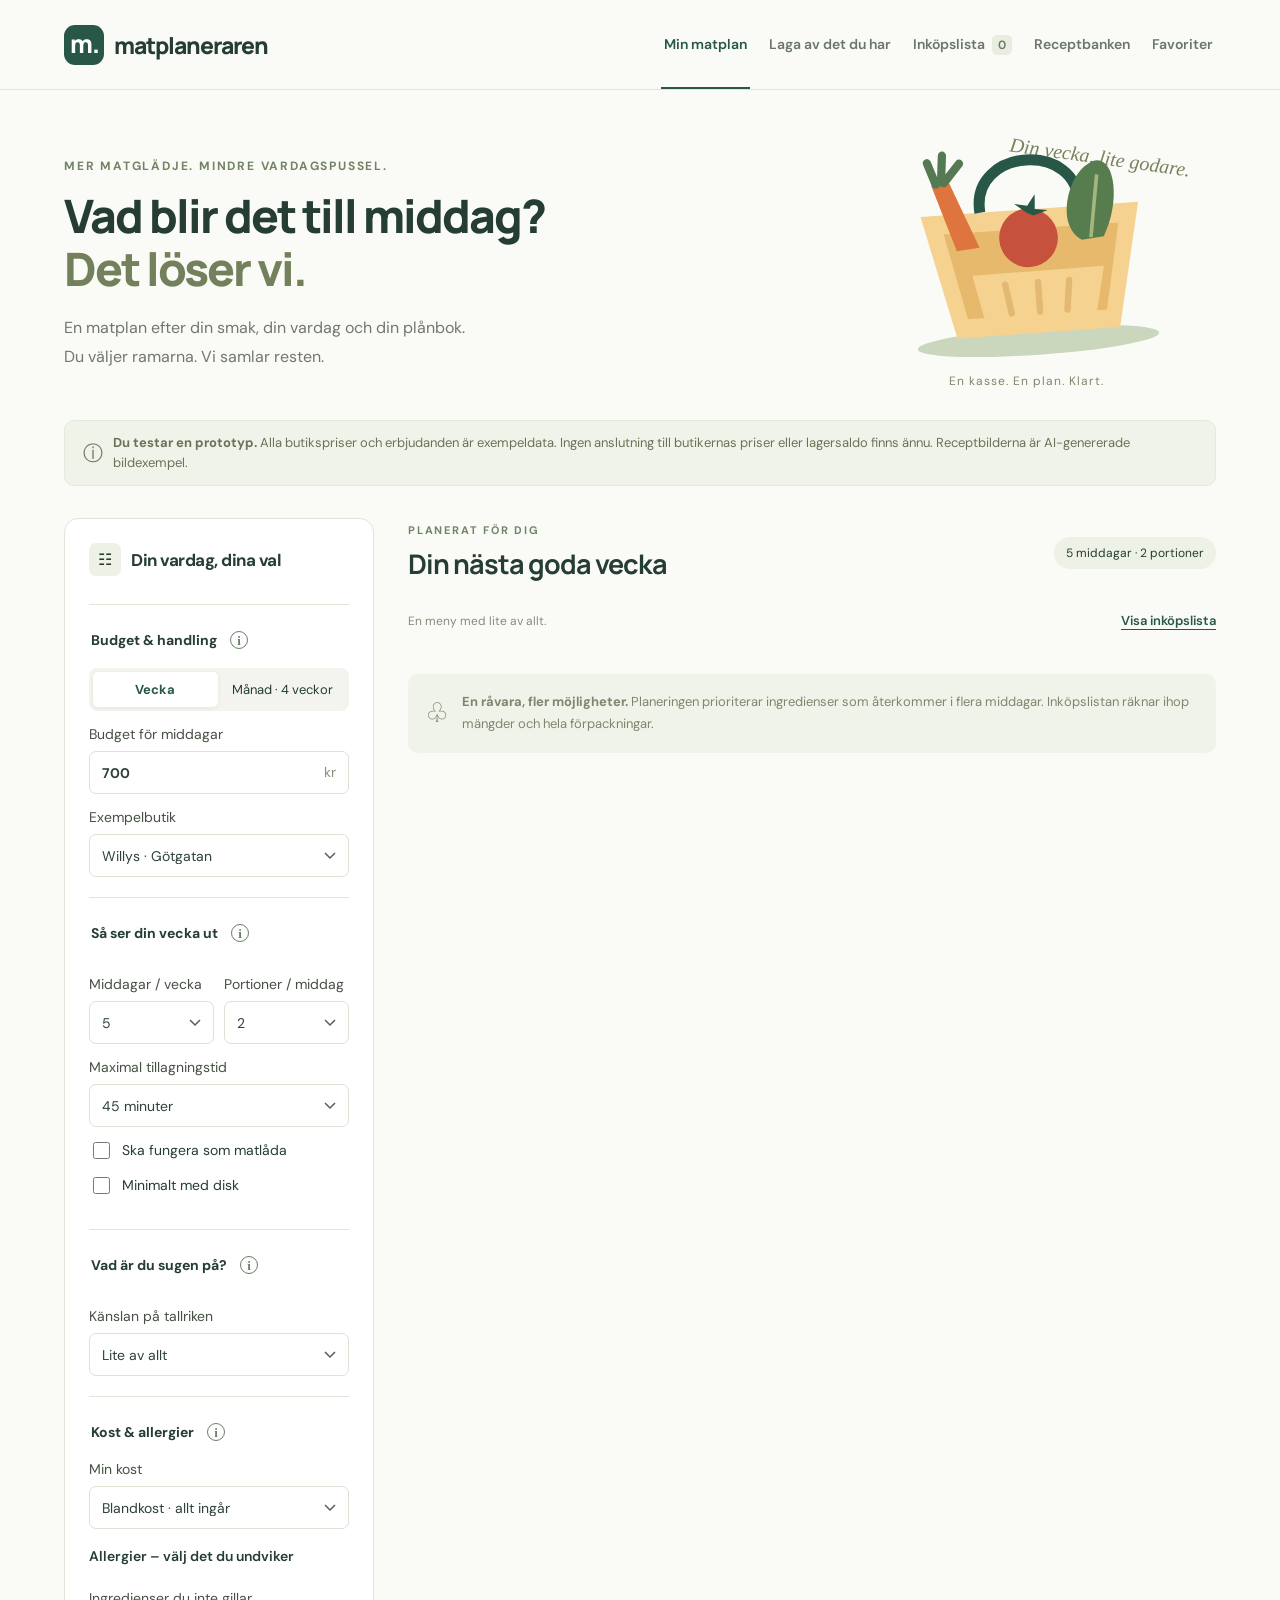
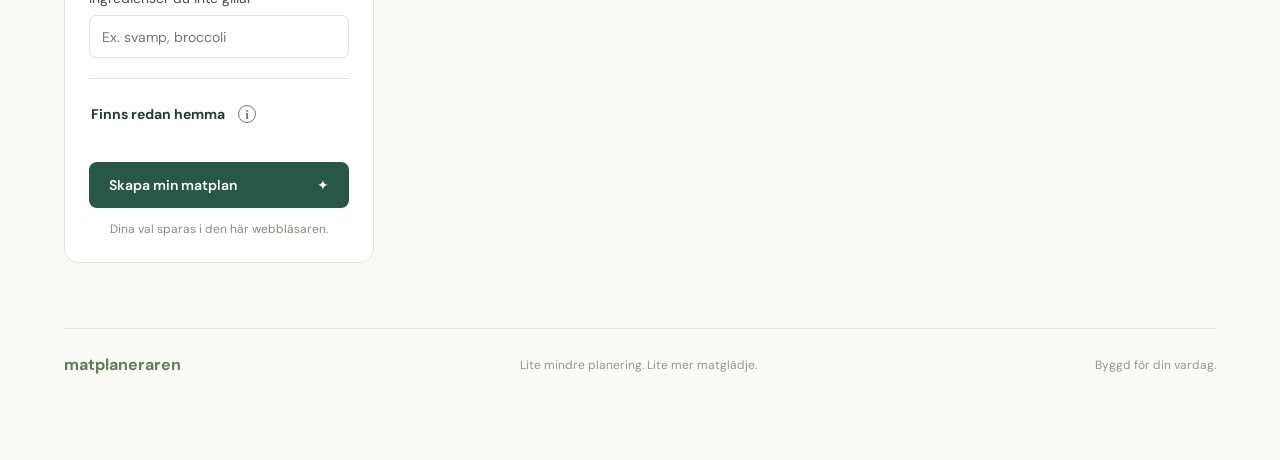
<file: index.html>
<!doctype html><html lang="sv"><head><meta charset="utf-8"><meta name="viewport" content="width=device-width, initial-scale=1"><meta http-equiv="refresh" content="0;url=./matplaneraren/"><title>Matplaneraren</title></head><body><a href="./matplaneraren/">Öppna Matplaneraren</a></body></html>
</file>
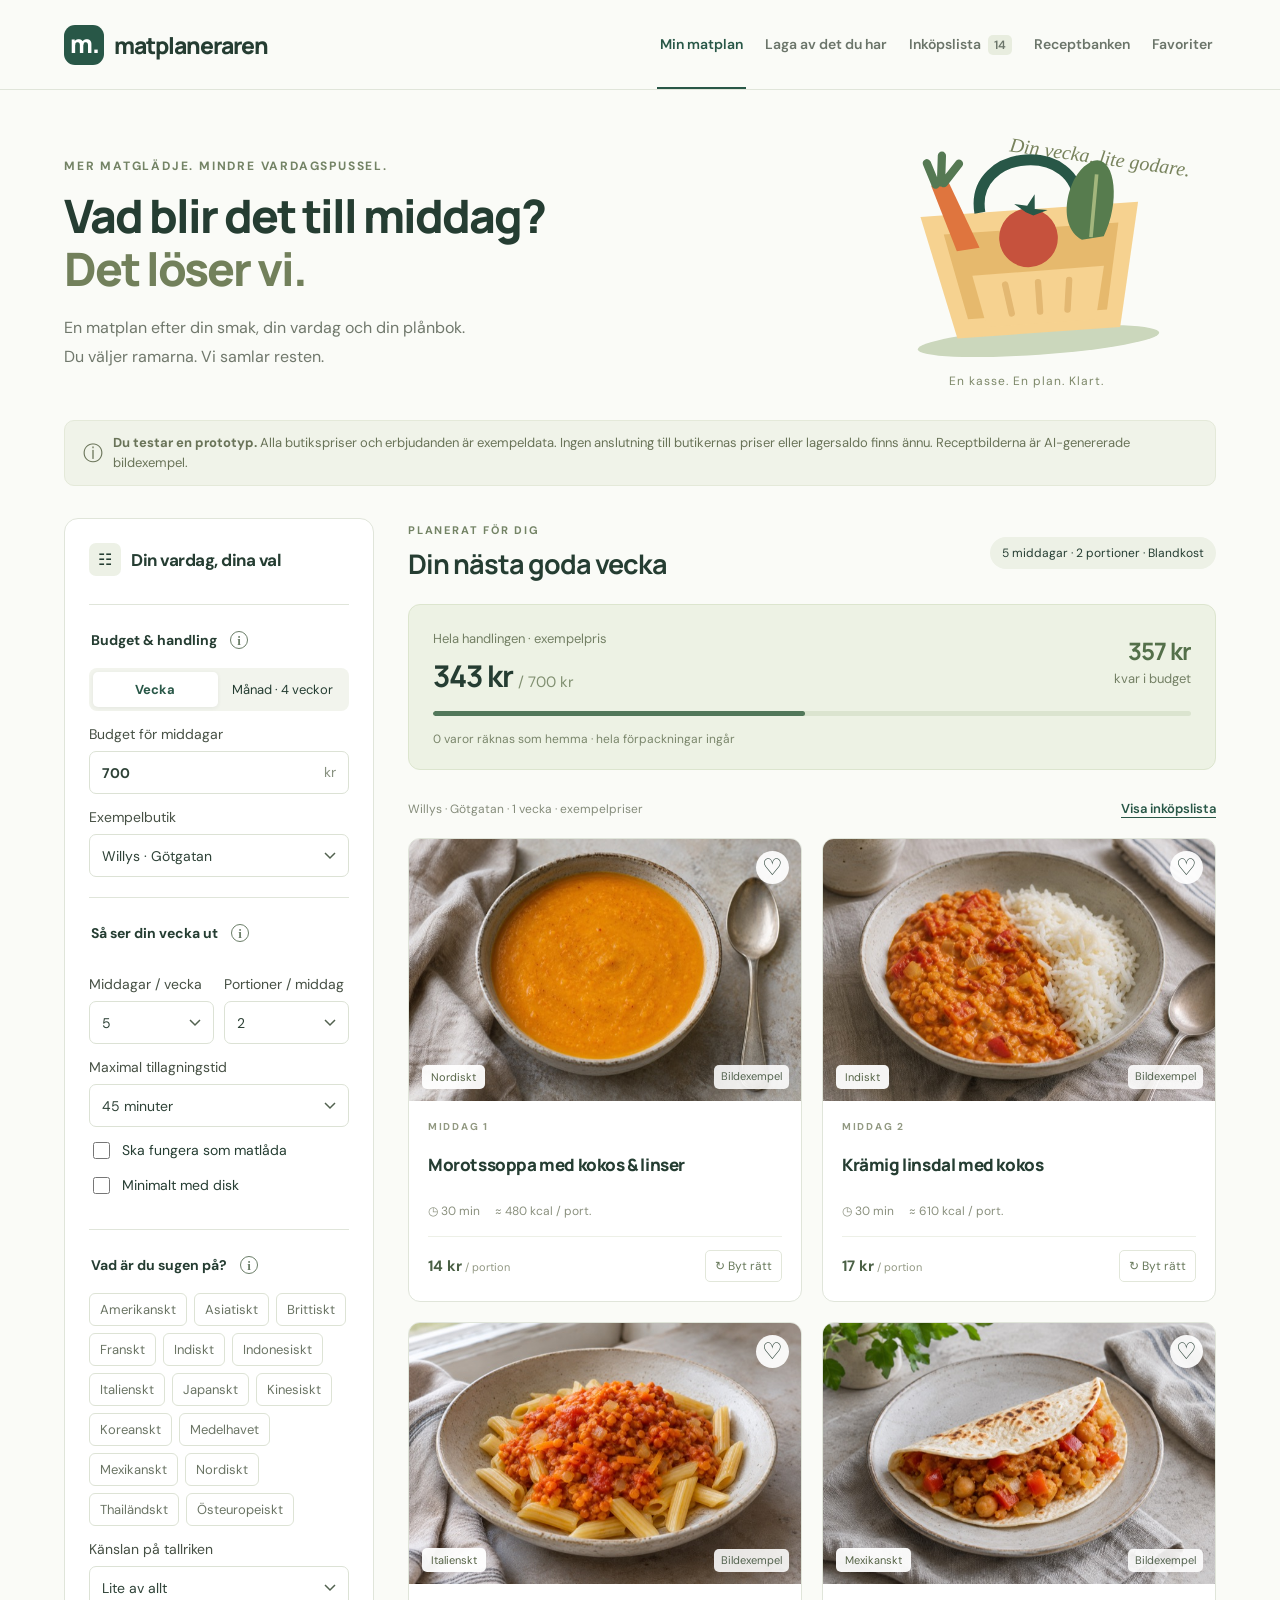
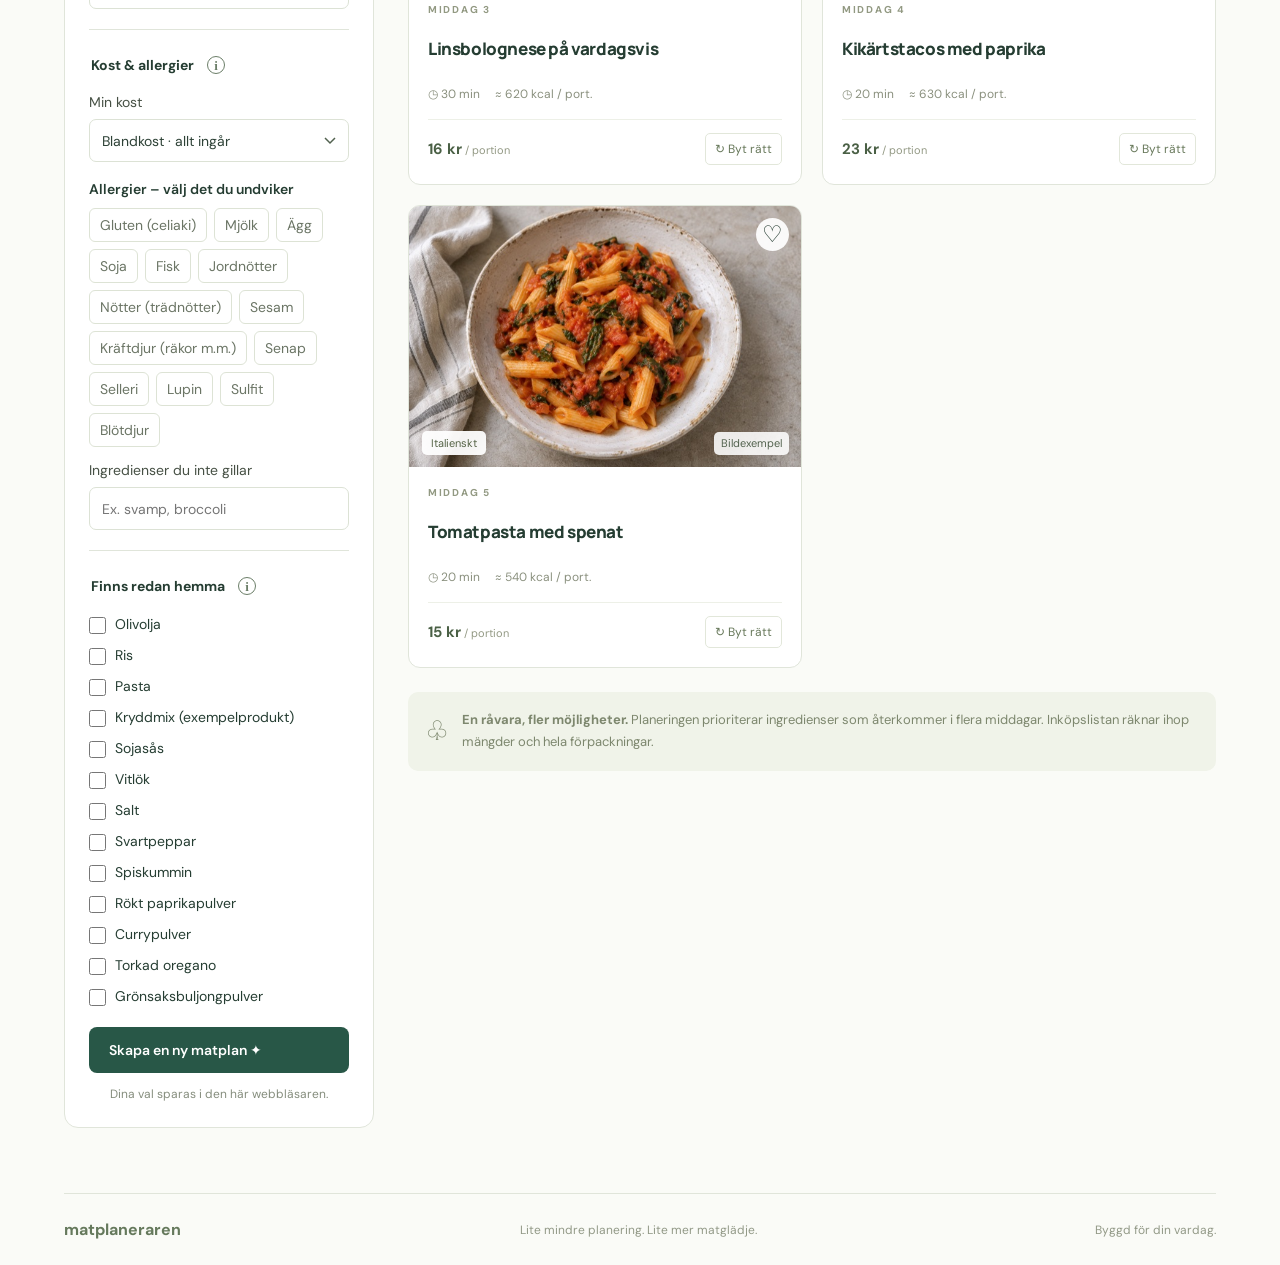
<file: matplaneraren/index.html>
<!doctype html>
<html lang="sv">
<head><meta charset="utf-8"><meta name="viewport" content="width=device-width,initial-scale=1"><meta name="theme-color" content="#285747"><title>Matplaneraren — lite mindre vardagspussel</title><link rel="stylesheet" href="./src/style.css"></head>
<body>
<header class="header"><a class="brand" href="./" aria-label="Matplaneraren startsida"><span class="brand-icon">m.</span> matplaneraren</a><nav aria-label="Huvudmeny"><button class="nav active" data-tab="plan">Min matplan</button><button class="nav" data-tab="fridge">Laga av det du har</button><button class="nav" data-tab="list">Inköpslista <span id="list-count">0</span></button><button class="nav" data-tab="library">Receptbanken</button><button class="nav" data-tab="favorites">Favoriter</button></nav><span class="prototype">Första smakprovet</span></header>
<main>
<section class="intro"><div><p class="eyebrow">MER MATGLÄDJE. MINDRE VARDAGSPUSSEL.</p><h1>Vad blir det till middag?<br><em>Det löser vi.</em></h1><p class="lead">En matplan efter din smak, din vardag och din plånbok.<br>Du väljer ramarna. Vi samlar resten.</p></div><div class="hero-art" aria-hidden="true"><div class="art-label">Din vecka, lite godare.</div><svg viewBox="0 0 360 250"><ellipse cx="187" cy="220" rx="132" ry="15" fill="#cbd7bc"/><path d="M68 76h238l-29 135H99Z" fill="#f6d290"/><path d="M92 97h191l-19 94H112Z" fill="#e6b96d"/><path d="M133 76c-7-72 115-72 108 0" fill="none" stroke="#285747" stroke-width="12"/><path d="M105 116 82 43l18-6 30 77" fill="#df753e"/><path d="m87 42-8-24m14 22 3-29m0 30 18-20" stroke="#557953" stroke-width="9" stroke-linecap="round"/><path d="M242 113c-28-18-10-71 12-82 29-17 36 39 12 80" fill="#577c4e"/><path d="m252 111 11-68" stroke="#a3b67d" stroke-width="4"/><circle cx="184" cy="107" r="32" fill="#c6523d"/><path d="m183 79-12-10 14 3 9-12-1 16 14 2-16 5" fill="#285747"/><path d="m120 144 144-1-13 58H132Z" fill="#f6d290"/><path d="m155 156 5 32m31-32v32m34-32-4 32" stroke="#e3b872" stroke-width="7" stroke-linecap="round"/></svg><span class="art-note">En kasse. En plan. Klart.</span></div></section>
<div class="demo-note"><span aria-hidden="true">ⓘ</span><p><strong>Du testar en prototyp.</strong> Alla butikspriser och erbjudanden är exempeldata. Ingen anslutning till butikernas priser eller lagersaldo finns ännu. Receptbilderna är AI-genererade bildexempel.</p></div>
<section id="plan-view">
<div class="workspace"><aside class="settings"><div class="section-title"><span class="small-icon">☷</span><h2>Din vardag, dina val</h2></div><form id="settings-form">
<fieldset><legend><span>Budget & handling</span><button type="button" class="info-button" popovertarget="settings-info-1" aria-label="Information om Budget & handling" aria-expanded="false"><span aria-hidden="true">i</span></button></legend><div class="segmented"><label><input type="radio" name="period" value="week" checked><span>Vecka</span></label><label><input type="radio" name="period" value="month"><span>Månad · 4 veckor</span></label></div><label class="field">Budget för middagar <span class="input-suffix"><input name="budget" type="number" min="1" max="100000" step="1" value="700" required><span>kr</span></span></label><label class="field">Exempelbutik<select name="store"><option value="willys">Willys · Götgatan</option><option value="ica">ICA · Ringen</option><option value="coop">Coop · Östgötagatan</option><option value="hemkop">Hemköp · Skanstull</option></select></label></fieldset>
<fieldset><legend><span>Så ser din vecka ut</span><button type="button" class="info-button" popovertarget="settings-info-2" aria-label="Information om Så ser din vecka ut" aria-expanded="false"><span aria-hidden="true">i</span></button></legend><div class="two-fields"><label class="field">Middagar / vecka<select name="dinners"><option>3</option><option>4</option><option selected>5</option><option>6</option><option>7</option></select></label><label class="field">Portioner / middag<select name="portions"><option>1</option><option selected>2</option><option>3</option><option>4</option><option>5</option><option>6</option><option>8</option></select></label></div><label class="field">Maximal tillagningstid<select name="time"><option value="20">20 minuter</option><option value="30">30 minuter</option><option value="45" selected>45 minuter</option><option value="60">60 minuter</option><option value="120">Upp till 2 timmar</option><option value="240">Långkok · upp till 4 timmar</option></select></label><label class="check"><input type="checkbox" name="lunchbox"> Ska fungera som matlåda</label><label class="check"><input type="checkbox" name="easy"> Minimalt med disk</label></fieldset>
<fieldset><legend><span>Vad är du sugen på?</span><button type="button" class="info-button" popovertarget="settings-info-3" aria-label="Information om Vad är du sugen på?" aria-expanded="false"><span aria-hidden="true">i</span></button></legend><div class="chips" id="cuisine-options"></div><label class="field">Känslan på tallriken<select name="mood"><option value="all">Lite av allt</option><option value="healthy">Grönt & balanserat</option><option value="comfort">Comfort food</option><option value="spicy">Starkt & smakrikt</option></select></label></fieldset>
<fieldset class="diet-settings"><legend><span>Kost & allergier</span><button type="button" class="info-button" popovertarget="settings-info-4" aria-label="Information om Kost & allergier" aria-expanded="false"><span aria-hidden="true">i</span></button></legend><label class="field">Min kost<select name="diet" id="diet" aria-describedby="diet-description"><option value="all">Blandkost · allt ingår</option><option value="vegetarian">Vegetariskt · ägg & mejeri går bra</option><option value="pescetarian">Pescetariskt · fisk, ägg & mejeri går bra</option><option value="vegan">Veganskt · bara växtbaserat</option></select></label><p class="allergy-label" id="allergy-label">Allergier – välj det du undviker</p><div class="chips" id="allergy-options" role="group" aria-labelledby="allergy-label"></div><label class="field">Ingredienser du inte gillar<input name="dislikes" placeholder="Ex. svamp, broccoli" maxlength="300"></label></fieldset>
<fieldset><legend><span>Finns redan hemma</span><button type="button" class="info-button" popovertarget="settings-info-5" aria-label="Information om Finns redan hemma" aria-expanded="false"><span aria-hidden="true">i</span></button></legend><div class="pantry" id="pantry-options"></div></fieldset>
<button class="primary generate" type="submit">Skapa min matplan <span aria-hidden="true">✦</span></button><p class="save-note">Dina val sparas i den här webbläsaren.</p>
</form></aside><section class="results" aria-labelledby="menu-heading"><div class="menu-top"><div><p class="eyebrow">PLANERAT FÖR DIG</p><h2 id="menu-heading">Din nästa goda vecka</h2></div><span class="pill" id="plan-summary">5 middagar · 2 portioner</span></div><div id="plan-message" role="status" aria-live="polite"></div><div id="budget-summary"></div><div class="menu-caption"><span id="menu-caption">En meny med lite av allt.</span><button class="text-button" id="show-list">Visa inköpslista</button></div><div id="recipe-grid" class="recipe-grid"></div><div class="bottom-note"><span aria-hidden="true">♧</span><p><strong>En råvara, fler möjligheter.</strong> Planeringen prioriterar ingredienser som återkommer i flera middagar. Inköpslistan räknar ihop mängder och hela förpackningar.</p></div></section></div>
</section>
<section id="list-view" hidden><div class="page-heading"><div><p class="eyebrow">ALLT PÅ ETT STÄLLE</p><h2>Din inköpslista</h2><p id="shopping-description"></p></div><button class="primary" id="copy-list">Kopiera lista</button></div><p class="help">Bocka av när du handlar. Avbockningar sparas lokalt; delning i realtid kommer senare.</p><div id="shopping-list"></div></section>
<section id="favorites-view" hidden><div class="page-heading"><div><p class="eyebrow">GOTT NOG ATT GÖRA IGEN</p><h2>Dina favoriter</h2><p>Tryck på hjärtat på ett recept för att spara det här.</p></div></div><div id="favorites-grid" class="recipe-grid"></div></section>
<section id="library-view" hidden aria-labelledby="library-heading">
<div class="page-heading"><div><p class="eyebrow">NYA SMAKER TILL VARDAGEN</p><h2 id="library-heading">Receptbanken</h2><p id="library-intro"></p></div></div>
<div class="library-filters"><label class="field library-search">Sök maträtt eller råvara<input id="library-search" type="search" placeholder="Ex. lax, lasagne eller blomkål" maxlength="120"></label><label class="field">Kök<select id="library-cuisine"><option value="all">Alla kök</option></select></label><label class="field">Typ av rätt<select id="library-type"><option value="all">Alla rätter</option></select></label><label class="field">Tillagningstid<select id="library-time"><option value="1440">Alla tider</option><option value="30">Högst 30 min</option><option value="45">Högst 45 min</option><option value="60">Högst 60 min</option></select></label></div>
<p class="help">Dina aktuella allergier och ingredienser du ogillar i Min matplan följer med hit. Recepten är egna förslag som ännu inte är provlagade. Energi och tider är uppskattade. Butikspriserna är exempelpriser.</p>
<p id="library-status" class="fridge-status" role="status" aria-live="polite"></p><div id="library-grid" class="recipe-grid library-grid"></div><button class="primary load-more" id="library-more" type="button" hidden>Visa fler recept</button>
</section>
<section id="fridge-view" hidden aria-labelledby="fridge-heading">
<div class="page-heading"><div><p class="eyebrow">BÖRJA MED DET SOM FINNS</p><h2 id="fridge-heading">Laga av det du har</h2><p>Lite i kylen kan bli något riktigt gott. Lägg till råvaror från kyl, frys och skafferi.</p></div></div>
<div class="fridge-layout"><aside class="settings fridge-settings"><h3>Vad finns hemma?</h3><p class="help">Ange ungefärliga mängder. Vi räknar på vad som räcker till dina portioner.</p>
<form id="fridge-form"><label class="field">Välj råvara<select id="fridge-product" name="product"></select></label><div class="fridge-amount-heading"><span>Mängd hemma</span><button class="info-button" type="button" popovertarget="quantity-info" aria-label="Information om köksmått" aria-expanded="false"><span aria-hidden="true">i</span></button></div><div class="two-fields fridge-amount-fields"><label class="field">Antal<input id="fridge-quantity" name="quantity" type="number" min="0.01" max="100000" step="any" required value="1"></label><label class="field">Mått<select id="fridge-unit" name="unit"><option value="g">g</option></select></label></div><button class="primary add-ingredient" type="submit">Lägg till</button></form>
<div id="fridge-inventory"></div><p class="help">Listan sparas i den här webbläsaren. Ändra mängden genom att lägga till mer, eller ta bort varan och ange en ny mängd.</p>
</aside><div class="fridge-results"><div class="fridge-controls"><label class="field">Portioner att laga<select id="fridge-portions"><option>1</option><option selected>2</option><option>3</option><option>4</option><option>5</option><option>6</option><option>8</option></select></label><label class="check"><input id="fridge-complete" type="checkbox"> Bara recept där allt räcker</label></div><p class="help">Allergier, ingredienser du ogillar och tidsgräns hämtas från dina aktuella val i Min matplan. Recepten använder bara mängderna i listan här. Varje förslag räknas separat; råvaror dras inte av när du öppnar ett recept.</p><p id="fridge-status" class="fridge-status" role="status" aria-live="polite"></p><div id="fridge-recipes" class="recipe-grid"></div><button class="primary load-more" id="fridge-more" type="button" hidden>Visa fler förslag</button></div></div>
</section>
<footer><span>matplaneraren</span><p>Lite mindre planering. Lite mer matglädje.</p><span>Byggd för din vardag.</span></footer>
</main><dialog id="recipe-dialog"><button class="close" aria-label="Stäng recept">×</button><div id="recipe-detail"></div></dialog><div id="toast" role="status"></div><script type="module" src="./src/app.js"></script>

<div class="info-popover" id="settings-info-1" popover role="dialog" aria-labelledby="settings-info-1-title"><div class="info-popover-heading"><h3 id="settings-info-1-title">Budget & handling</h3><button type="button" class="info-close" popovertarget="settings-info-1" popovertargetaction="hide" aria-label="Stäng information om Budget & handling">×</button></div><p class="help">Butiksvalet använder simulerade prisskillnader.</p></div>
<div class="info-popover" id="settings-info-2" popover role="dialog" aria-labelledby="settings-info-2-title"><div class="info-popover-heading"><h3 id="settings-info-2-title">Så ser din vecka ut</h3><button type="button" class="info-close" popovertarget="settings-info-2" popovertargetaction="hide" aria-label="Stäng information om Så ser din vecka ut">×</button></div><p class="help">Räkna med eventuella matlådor i antalet portioner.</p></div>
<div class="info-popover" id="settings-info-3" popover role="dialog" aria-labelledby="settings-info-3-title"><div class="info-popover-heading"><h3 id="settings-info-3-title">Vad är du sugen på?</h3><button type="button" class="info-close" popovertarget="settings-info-3" popovertargetaction="hide" aria-label="Stäng information om Vad är du sugen på?">×</button></div><p class="help">Välj gärna flera. Dina favoriter prioriteras.</p></div>
<div class="info-popover" id="settings-info-4" popover role="dialog" aria-labelledby="settings-info-4-title"><div class="info-popover-heading"><h3 id="settings-info-4-title">Kost & allergier</h3><button type="button" class="info-close" popovertarget="settings-info-4" popovertargetaction="hide" aria-label="Stäng information om Kost & allergier">×</button></div><p class="help" id="diet-description"></p><p class="help">Kost och allergier kan kombineras och gäller även receptbanken, favoriter och kylrecepten. Recepten filtreras direkt när du ändrar ett val. Kontrollera alltid produktens innehåll och spår av allergener; varumärken är inte verifierade. Mjölkallergi och laktosintolerans är olika saker.</p><p class="help">Separera med komma. Filtrerar ingrediensernas namn i våra exempelrecept.</p></div>
<div class="info-popover" id="settings-info-5" popover role="dialog" aria-labelledby="settings-info-5-title"><div class="info-popover-heading"><h3 id="settings-info-5-title">Finns redan hemma</h3><button type="button" class="info-close" popovertarget="settings-info-5" popovertargetaction="hide" aria-label="Stäng information om Finns redan hemma">×</button></div><p class="help">Bocka i om du har tillräckligt för hela planen.</p></div>
<div id="quantity-info" class="info-popover" popover role="dialog" aria-labelledby="quantity-info-title"><div class="info-popover-heading"><h3 id="quantity-info-title">Köksmått</h3><button type="button" class="info-close" popovertarget="quantity-info" popovertargetaction="hide" aria-label="Stäng information om köksmått">×</button></div><p class="help">Skriv till exempel 0,5 för en halv lök eller 2 för två klyftor vitlök. Du kan välja gram eller milliliter om du väger eller mäter exakt.</p><p class="help">≈ betyder ungefärligt: lökstorlek, klyftor och vikt per dl varierar. Vi räknar med liten lök 75 g, medelstor 100 g, stor 150 g och en vitlöksklyfta 3 g. Det är uppskattningar av ätlig mängd.</p><p class="help">1 dl = 100 ml, 1 msk = 15 ml, 1 tsk = 5 ml och 1 krm = 1 ml. Vikten per dl beror på råvaran. Förpackningar och priser räknas fortfarande i butikens g, ml eller stycken.</p></div></body></html>
</file>
<file: matplaneraren/src/style.css>
@import url('https://fonts.googleapis.com/css2?family=DM+Sans:wght@400;500;600;700&family=Manrope:wght@400;500;600;700;800&display=swap');
:root{font-family:'DM Sans',sans-serif;color:#253d32;background:#fafbf7;font-size:16px;font-synthesis:none;--green:#285747;--muted:#6b756a;--line:#e0e5da}*{box-sizing:border-box}body{margin:0}button,input,select{font:inherit}button,a,input,select{-webkit-tap-highlight-color:transparent}button{cursor:pointer}button:focus-visible,a:focus-visible,input:focus-visible,select:focus-visible{outline:3px solid #d59141;outline-offset:4px}button{color:inherit}button:disabled{cursor:default}a{color:inherit;text-decoration:none}[hidden]{display:none!important}.header{height:90px;border-bottom:1px solid var(--line);display:flex;align-items:center;justify-content:space-between;padding:0 5vw;background:#fafbf7}.brand{font-family:Manrope,sans-serif;font-size:23px;font-weight:800;letter-spacing:-1px;display:flex;gap:10px;align-items:center}.brand-icon{background:var(--green);color:#fff;font-size:25px;border-radius:11px;width:40px;height:40px;text-align:center;padding-top:1px}.header nav{display:flex;gap:28px;height:100%;align-items:center}.nav{border:0;background:transparent;color:var(--muted);height:100%;padding:0 3px;border-bottom:2px solid transparent;font-size:14px;font-weight:600}.nav.active{color:var(--green);border-color:var(--green)}#list-count{padding:2px 6px;background:#e8eddf;border-radius:5px;margin-left:4px;font-size:12px}.prototype{border:1px solid #d8e1cf;border-radius:50px;font-size:13px;padding:8px 14px;color:#61714f}main{max-width:1370px;margin:auto;padding:0 5vw}.intro{display:flex;justify-content:space-between;align-items:center;padding:50px 0 30px}.eyebrow{font-size:12px;font-weight:700;letter-spacing:1.8px;color:#738365;margin:0 0 15px}h1{font-family:Manrope,sans-serif;font-size:clamp(34px,3.6vw,53px);line-height:1.15;letter-spacing:-2px;font-weight:800;margin:0 0 19px}h1 em{font-style:normal;color:#72805b}.lead{color:#70786c;font-size:16px;line-height:1.8;margin:0}.hero-art{position:relative;width:330px;margin-right:25px;text-align:center}.hero-art svg{width:100%;display:block;transform:rotate(-4deg)}.art-label{font-family:Georgia,serif;font-style:italic;color:#78835d;font-size:20px;position:absolute;top:6px;right:0;transform:rotate(8deg)}.art-note{font-size:12px;letter-spacing:1px;color:#7d8869}.demo-note{display:flex;align-items:center;gap:10px;background:#f0f3e9;color:#697358;padding:12px 18px;border:1px solid #e4e9d9;border-radius:10px;font-size:13px;line-height:1.55;margin:0 0 32px}.demo-note p{margin:0}.demo-note>span{font-size:20px}.workspace{display:grid;grid-template-columns:310px 1fr;gap:34px;align-items:start}.settings{background:#fff;border:1px solid var(--line);border-radius:14px;padding:24px}.section-title{display:flex;align-items:center;gap:10px;padding-bottom:8px}.section-title h2{font-size:17px;margin:0;letter-spacing:-.5px}.small-icon{background:#edf1e6;padding:6px 9px;border-radius:7px}fieldset{margin:20px 0 0;border:0;border-top:1px solid var(--line);padding:21px 0 0;min-width:0}legend{float:left;width:100%;margin-bottom:14px;font-weight:700;font-size:14px}fieldset:after{content:'';display:block;clear:both}.field{display:flex;flex-direction:column;gap:8px;font-size:14px;margin:14px 0 0;color:#465044}.field input,.field select{width:100%;background:#fff;border:1px solid #dce2d5;border-radius:7px;padding:11px 12px;color:#2e4237;min-height:43px;font-size:14px}.field select{appearance:none;background-image:url("data:image/svg+xml,%3Csvg xmlns='http://www.w3.org/2000/svg' width='12' height='8'%3E%3Cpath d='m1 1 5 5 5-5' fill='none' stroke='%2352614f' stroke-width='1.5'/%3E%3C/svg%3E");background-position:right 12px center;background-repeat:no-repeat;padding-right:30px}.input-suffix{position:relative}.input-suffix input{padding-right:40px;font-weight:700}.input-suffix>span{position:absolute;right:13px;top:12px;color:#87907f}.segmented{clear:both;display:flex;background:#f2f4ed;padding:4px;border-radius:8px;gap:3px}.segmented label{flex:1;text-align:center;cursor:pointer;font-size:13px}.segmented span{display:block;padding:9px 2px;border-radius:5px}.segmented input,.chip input{position:absolute;opacity:0;width:1px;height:1px}.segmented input:checked+span{background:white;box-shadow:0 1px 4px #243a3212;color:var(--green);font-weight:700}.segmented input:focus-visible+span,.chip input:focus-visible+span{outline:3px solid #d59141}.help{font-size:13px;line-height:1.6;color:#7c8275;margin:10px 0}.two-fields{display:grid;clear:both;grid-template-columns:repeat(2,minmax(0,1fr));align-items:end;gap:10px}.two-fields>.field{min-width:0}.two-fields select,.two-fields input{min-width:0}.check{display:flex;gap:9px;align-items:center;font-size:14px;line-height:1.5;margin:12px 0;cursor:pointer}.check input{accent-color:var(--green);width:17px;height:17px;flex-shrink:0}.chips{clear:both;display:flex;gap:7px;flex-wrap:wrap}.chip span{display:block;font-size:13px;border:1px solid #dde3d5;padding:7px 10px;border-radius:6px;color:#6b7565;cursor:pointer}.chip input:checked+span{background:#e8efdf;border-color:#a4b68c;color:#3c623f}.pantry{display:grid;grid-template-columns:1fr 1fr;gap:0 8px;clear:both}.pantry .check{font-size:13px}.primary{border:0;border-radius:8px;padding:14px 20px;background:var(--green);color:#fff;font-size:14px;font-weight:600}.primary:hover{background:#1c4436}.generate{width:100%;margin-top:20px;display:flex;justify-content:space-between}.save-note{font-size:12px;text-align:center;color:#858d7d;line-height:1.5;margin-bottom:0}.menu-top{display:flex;justify-content:space-between;gap:10px;align-items:center;margin:5px 0 22px}.menu-top .eyebrow{font-size:11px;margin-bottom:8px}.menu-top h2,.page-heading h2{font-family:Manrope,sans-serif;font-size:27px;letter-spacing:-1px;margin:0}.pill{font-size:12px;background:#edf1e6;padding:8px 12px;border-radius:20px;white-space:nowrap}.budget-box{background:#edf2e4;border:1px solid #dce5ce;border-radius:12px;padding:22px 24px;display:grid;grid-template-columns:1fr auto;gap:15px}.budget-box span{font-size:13px;color:#748065}.budget-box strong{display:block;font-family:Manrope,sans-serif;font-size:30px;margin-top:7px;letter-spacing:-1px}.budget-box strong small{font:400 15px 'DM Sans',sans-serif;letter-spacing:0;color:#819071}.budget-remainder{text-align:right}.budget-remainder strong{font-size:24px;color:#54704a}.budget-remainder span{display:block;margin-top:3px}.budget-track{grid-column:1/-1;height:5px;background:#dbe4cf;border-radius:5px;overflow:hidden}.budget-track div{height:100%;border-radius:5px}.budget-box p{grid-column:1/-1;margin:0;color:#7a866b;font-size:12px}.budget-remainder.over strong{color:#a84b36}.message{padding:16px;border-radius:8px;background:#fbe9d8;color:#834d2f;font-size:14px;line-height:1.6;margin-bottom:16px}.menu-caption{display:flex;align-items:center;justify-content:space-between;margin:25px 0 16px;gap:15px;font-size:12px;color:#858c7b}.text-button{border:0;background:none;color:var(--green);font-size:13px;font-weight:600;padding:5px 0;text-decoration:underline;text-underline-offset:4px}.recipe-grid{display:grid;grid-template-columns:1fr 1fr;gap:20px}.recipe-card{border:1px solid var(--line);border-radius:12px;overflow:hidden;background:#fff;transition:box-shadow .2s}.recipe-card:hover{box-shadow:0 7px 25px #283f3210}.recipe-image{position:relative;overflow:hidden}.food-art{width:100%;display:block;aspect-ratio:400/230}.recipe-tag{position:absolute;left:13px;bottom:12px;background:#fffffff0;padding:5px 9px;border-radius:5px;font-size:11px;color:#556346}.favorite{position:absolute;right:12px;top:12px;background:#ffffffed;border:0;width:33px;height:33px;line-height:1;border-radius:50%;font-size:23px}.favorite.selected{color:#bd604d}.recipe-body{padding:19px}.day-label{font-size:10px;letter-spacing:1.7px;color:#929982;font-weight:700;margin:0 0 9px}.recipe-title{font-family:Manrope,sans-serif;font-size:17px;font-weight:800;line-height:1.45;letter-spacing:-.4px;text-align:left;border:0;background:none;padding:0;min-height:48px}.recipe-title:hover{color:#668254}.recipe-meta{display:flex;gap:15px;color:#8a907e;font-size:12px;margin:13px 0 17px}.card-bottom{display:flex;justify-content:space-between;align-items:center;border-top:1px solid #edf0e7;padding-top:13px;gap:8px}.card-bottom>span{font-size:11px;color:#939984}.card-bottom strong{font-size:15px;color:#4a6045}.swap{font-size:12px;border:1px solid #e2e7da;border-radius:5px;background:#fff;padding:7px 9px;color:#68795b}.swap:hover{background:#edf1e6}.bottom-note{background:#f0f3e9;display:flex;gap:13px;margin-top:24px;border-radius:10px;padding:17px;color:#7d876e;font-size:13px;line-height:1.65}.bottom-note p{margin:0}.bottom-note>span{font-size:27px}footer{border-top:1px solid var(--line);margin-top:65px;padding:25px 0;display:flex;align-items:center;justify-content:space-between;font-size:12px;color:#929987;gap:20px}footer>span:first-child{font-weight:700;color:#65795c;font-size:16px}footer p{margin:0}.page-heading{display:flex;justify-content:space-between;align-items:center;gap:20px;margin:35px 0 20px}.page-heading p:not(.eyebrow){color:#7d8572;font-size:14px}.shopping-row{display:flex;justify-content:space-between;align-items:center;border-bottom:1px solid var(--line);gap:20px;padding:12px 0}.shopping-row .check{margin:0}.shopping-row small{display:block;color:#87907b;font-size:13px;font-weight:400;margin-top:5px}.shopping-row>span{font-size:14px;white-space:nowrap}.shopping-row:has(input:checked) strong{color:#969e8c;text-decoration:line-through}.at-home{opacity:.65}#shopping-list{max-width:850px}#shopping-list h3{font-size:16px;margin-top:30px}.empty-state{padding:32px;background:#edf2e4;border-radius:10px;font-size:15px;line-height:1.7}dialog{border:0;border-radius:15px;padding:0;width:min(630px,calc(100% - 32px));max-height:90vh;color:#2e4437;box-shadow:0 25px 100px #172c3460}dialog::backdrop{background:#162e2870;backdrop-filter:blur(4px)}.close{position:absolute;right:15px;top:15px;background:#fff;border:0;border-radius:50%;width:36px;height:36px;font-size:26px;z-index:1}#recipe-detail{padding:28px}#recipe-detail>.food-art{width:calc(100% + 56px);margin:-28px -28px 25px;max-height:260px}#recipe-detail h2{font-family:Manrope,sans-serif;font-size:28px;letter-spacing:-1px}#recipe-detail .eyebrow{font-size:12px}.detail-meta{display:flex;flex-wrap:wrap;gap:15px;font-size:13px;color:#6f7e62}.ingredients{list-style:none;padding:0}.ingredients li{display:flex;justify-content:space-between;padding:10px 0;border-bottom:1px solid var(--line);font-size:14px;gap:20px}.ingredients strong{white-space:nowrap}.steps{padding-left:23px;line-height:1.8;font-size:15px}.steps li{padding:6px 0 6px 5px}#toast{position:fixed;bottom:24px;left:50%;transform:translate(-50%,20px);background:#253e32;color:#fff;border-radius:10px;max-width:90vw;width:max-content;padding:15px 23px;opacity:0;pointer-events:none;transition:.2s;font-size:14px;z-index:5}#toast.visible{opacity:1;transform:translate(-50%,0)}@media(min-width:1500px){main{padding:0 35px}}@media(max-width:1050px){.header{padding:0 4vw}.header nav{gap:15px}.prototype{display:none}.workspace{grid-template-columns:280px 1fr;gap:22px}main{padding:0 4vw}.settings{padding:19px}.menu-top{align-items:flex-start;flex-direction:column}.recipe-grid{gap:14px}.recipe-body{padding:14px}.recipe-title{font-size:16px}.hero-art{width:270px;margin:0}.recipe-meta{gap:10px;font-size:11px}.card-bottom{flex-wrap:wrap}.menu-caption{align-items:flex-start}.menu-top h2{font-size:25px}}@media(max-width:760px){.header{height:auto;flex-wrap:wrap;padding-top:18px;gap:12px}.brand{font-size:22px}.header nav{height:48px;width:100%;justify-content:space-between;gap:20px}.nav{font-size:14px}.intro{padding:35px 0 25px;align-items:flex-start}.intro h1{font-size:36px;letter-spacing:-1.6px}.intro .eyebrow{font-size:10px;letter-spacing:1.1px}.lead{font-size:14px}.lead br{display:none}.hero-art{width:160px;flex-shrink:0;margin-top:20px}.art-label{font-size:12px;top:-5px}.art-note{font-size:9px;letter-spacing:0}.workspace{display:flex;flex-direction:column;gap:30px}.settings,.results{width:100%}.settings{padding:22px}.menu-top{flex-direction:row;align-items:center}.menu-top h2{font-size:24px}.pill{font-size:11px}.demo-note{font-size:12px}.recipe-title{min-height:48px}.recipe-meta{flex-wrap:wrap;gap:6px 10px}footer{flex-wrap:wrap;margin-top:40px}footer>span:last-child{display:none}.page-heading{align-items:flex-start}.page-heading .primary{padding:12px}.budget-box{padding:19px}.budget-box strong{font-size:27px}.budget-remainder strong{font-size:22px}.menu-caption{font-size:11px}.settings fieldset{margin-top:18px}.two-fields{grid-template-columns:1fr 1fr}.pantry{grid-template-columns:1fr 1fr 1fr}}@media(max-width:430px){.hero-art{display:none}.intro h1{font-size:39px}.menu-top{flex-direction:column;align-items:flex-start}.recipe-grid{grid-template-columns:1fr}.recipe-title{min-height:0}.recipe-body{padding:19px}.recipe-meta{font-size:12px}.food-art{max-height:210px}.pantry{grid-template-columns:1fr 1fr}.shopping-row small{font-size:12px}}

/* Cook from ingredients already at home. */
.fridge-layout{display:grid;grid-template-columns:310px minmax(0,1fr);gap:34px;align-items:start}.fridge-settings h3{font-size:18px;margin:0 0 10px;letter-spacing:-.5px}.add-ingredient{align-self:end;min-height:43px;padding:11px 12px}.fridge-stock{list-style:none;padding:0;margin:24px 0}.fridge-stock li{display:flex;justify-content:space-between;align-items:center;gap:10px;border-bottom:1px solid var(--line);padding:13px 0}.fridge-stock strong{display:block;font-size:14px}.fridge-stock span{display:block;font-size:14px;color:var(--muted);margin-top:4px}.fridge-stock button{background:#f0f3e9;border:0;border-radius:50%;width:32px;height:32px;font-size:22px;flex-shrink:0}.fridge-empty{padding:18px;background:#f0f3e9;border-radius:8px;font-size:14px;line-height:1.7;margin-top:22px;color:#697358}.fridge-controls{display:flex;align-items:end;gap:24px;padding:18px 22px;background:#edf2e4;border:1px solid #dce5ce;border-radius:12px;flex-wrap:wrap}.fridge-controls .field{margin:0;min-width:130px}.fridge-controls .check{margin-bottom:10px}.fridge-results>.help{font-size:14px;margin:16px 0;line-height:1.7}.fridge-status{font-size:14px;color:var(--green);line-height:1.7;margin:22px 0}.fridge-match{font-size:14px;line-height:1.6;color:#6b7565;margin:14px 0}.fridge-match.complete{color:#3c623f;background:#edf2e4;padding:10px;border-radius:6px}.missing-details{margin:12px 0 18px;font-size:14px;color:#57684e}.missing-details summary{cursor:pointer;padding:6px 0}.missing-details ul{list-style:none;padding:0;font-size:14px}.missing-details li{padding:8px 0;border-bottom:1px solid var(--line)}.missing-details span{display:block;font-size:13px;color:var(--muted);margin-top:4px}.fridge-results .card-bottom>span{font-size:13px}.fridge-results .recipe-meta,.fridge-results .text-button{font-size:14px}.fridge-results .recipe-tag{font-size:12px}.header nav{gap:20px}
@media(max-width:1100px){.prototype{display:none}.fridge-layout{grid-template-columns:280px minmax(0,1fr);gap:22px}.header nav{gap:14px}}
@media(max-width:760px){.fridge-layout{grid-template-columns:1fr;gap:24px}.header nav{overflow-x:auto;justify-content:flex-start;gap:20px}.header .nav{white-space:nowrap;flex-shrink:0}.fridge-controls{gap:15px;padding:18px}.fridge-controls .check{font-size:14px}.fridge-results .recipe-grid{grid-template-columns:1fr}.fridge-settings .two-fields{grid-template-columns:1fr 1fr}}

/* Browse the expanded recipe bank without rendering hundreds of cards at once. */
.library-filters{display:grid;grid-template-columns:minmax(220px,2fr) repeat(3,minmax(130px,1fr));gap:16px;padding:20px;background:#edf2e4;border:1px solid #dce5ce;border-radius:12px}.library-filters .field{margin:0;min-width:0}.library-grid{grid-template-columns:repeat(3,minmax(0,1fr))}.load-more{display:block;margin:28px auto 0}.library-grid .recipe-title{min-height:74px}.library-grid .recipe-meta{flex-wrap:wrap;gap:8px}.library-grid .card-bottom{flex-wrap:wrap}.library-grid .day-label{font-size:12px}.library-grid .recipe-meta,.library-grid .text-button{font-size:14px}.header nav{gap:16px}.prototype{display:none}.header .nav{white-space:nowrap}.library-grid .recipe-body{padding:18px}
@media(max-width:1050px){.library-filters{grid-template-columns:repeat(3,minmax(0,1fr))}.library-search{grid-column:1/-1}.library-grid{grid-template-columns:repeat(2,minmax(0,1fr))}.header nav{gap:12px}}
@media(max-width:760px){.library-filters{grid-template-columns:repeat(2,minmax(0,1fr));gap:14px}.library-grid{grid-template-columns:repeat(2,minmax(0,1fr))}.header nav{gap:20px}}
@media(max-width:480px){.library-grid{grid-template-columns:1fr}.library-grid .recipe-title{min-height:0}.library-filters{grid-template-columns:1fr}.library-search{grid-column:auto}}

/* Keep long pantry names inside their column at every sidebar width. */
#pantry-options{grid-template-columns:repeat(auto-fit,minmax(min(100%,10rem),1fr));gap:10px 12px}
#pantry-options .check{display:grid;grid-template-columns:17px minmax(0,1fr);align-items:start;min-width:0;margin:0;font-size:14px}
#pantry-options .check input{margin:3px 0 0}
#pantry-options .check span{min-width:0;overflow-wrap:anywhere;hyphens:auto}

.diet-settings > .field:first-of-type{clear:both}.diet-settings .field select{width:100%;min-width:0}.allergy-label{clear:both;font-size:14px;font-weight:600;margin:18px 0 10px}.diet-settings .chip span{font-size:14px;overflow-wrap:anywhere}.diet-settings .chips{clear:both}

/* Optional explanations stay beside the section they describe. */
#settings-form legend{display:flex;align-items:center;gap:8px;min-height:28px}
.info-button{display:inline-flex;align-items:center;justify-content:center;flex:none;width:28px;height:28px;padding:0;border:0;background:transparent;border-radius:50%;color:#6b7e68;touch-action:manipulation}
.info-button span{display:flex;align-items:center;justify-content:center;width:18px;height:18px;border:1.5px solid currentColor;border-radius:50%;font-family:Georgia,serif;font-size:13px;font-weight:700;line-height:1}
.info-button:hover,.info-button[aria-expanded="true"]{background:#edf2e4;color:var(--green)}
.info-popover{position:fixed;inset:auto;margin:0;width:min(350px,calc(100vw - 24px));max-height:calc(100dvh - 24px);overflow:auto;padding:18px;border:1px solid #dce3d4;border-radius:12px;background:#fff;color:#253d32;box-shadow:0 12px 36px #183c2826}
.info-popover::backdrop{background:transparent}
.info-popover-heading{display:flex;align-items:center;justify-content:space-between;gap:16px;margin-bottom:10px}
.info-popover-heading h3{font-size:15px;line-height:1.4;margin:0}
.info-close{display:flex;align-items:center;justify-content:center;flex:none;width:28px;height:28px;border:0;border-radius:50%;background:#f0f3e9;font-size:22px;line-height:1}
.info-popover .help{font-size:14px;line-height:1.65;margin:10px 0 0;color:#53634f}
#settings-form fieldset>.chips:first-of-type,#settings-form fieldset>.pantry{clear:both}

.logout-form{margin:0;flex:none}.logout-form button{white-space:nowrap;font-size:14px}@media(max-width:760px){.logout-form{margin-left:auto;order:0}.header nav{order:1}}

.fridge-amount-heading{display:flex;align-items:center;gap:8px;margin-top:18px;font-size:14px;font-weight:600}.fridge-amount-fields .field{min-width:0;margin-top:8px}.fridge-settings .add-ingredient{width:100%;margin-top:14px}.ingredients li{align-items:baseline}.ingredients li>span{min-width:0}.ingredients strong{white-space:normal;text-align:right;max-width:55%;font-size:14px;flex-shrink:0}

.ingredient-section{margin:20px 0 24px}.ingredient-section h4{font-size:16px;font-weight:700;margin:0 0 6px;color:var(--green);border-bottom:2px solid #dce5d4;padding-bottom:8px}.ingredient-section .ingredients{margin:0}.ingredient-section:last-child{margin-bottom:8px}

/* Individual recipe photographs, lazy-loaded at thumbnail size. */
.recipe-photo{position:relative;overflow:hidden;background:#e8ecdf;aspect-ratio:3/2}.recipe-photo .food-art{width:100%;height:100%;max-height:none;aspect-ratio:3/2;object-fit:cover;object-position:center}.photo-label{position:absolute;right:12px;bottom:12px;padding:4px 7px;border-radius:5px;background:#ffffffdf;color:#53634f;font-size:11px;line-height:1.4}.recipe-tag{max-width:calc(100% - 120px)}#recipe-detail>.recipe-photo{width:calc(100% + 56px);margin:-28px -28px 25px;aspect-ratio:3/2}#recipe-detail>.recipe-photo .food-art{max-height:none}.photo-unavailable{display:grid;place-items:center}.photo-unavailable .photo-label{position:static;background:none;font-size:14px;margin:40px 15px;text-align:center}
</file>
